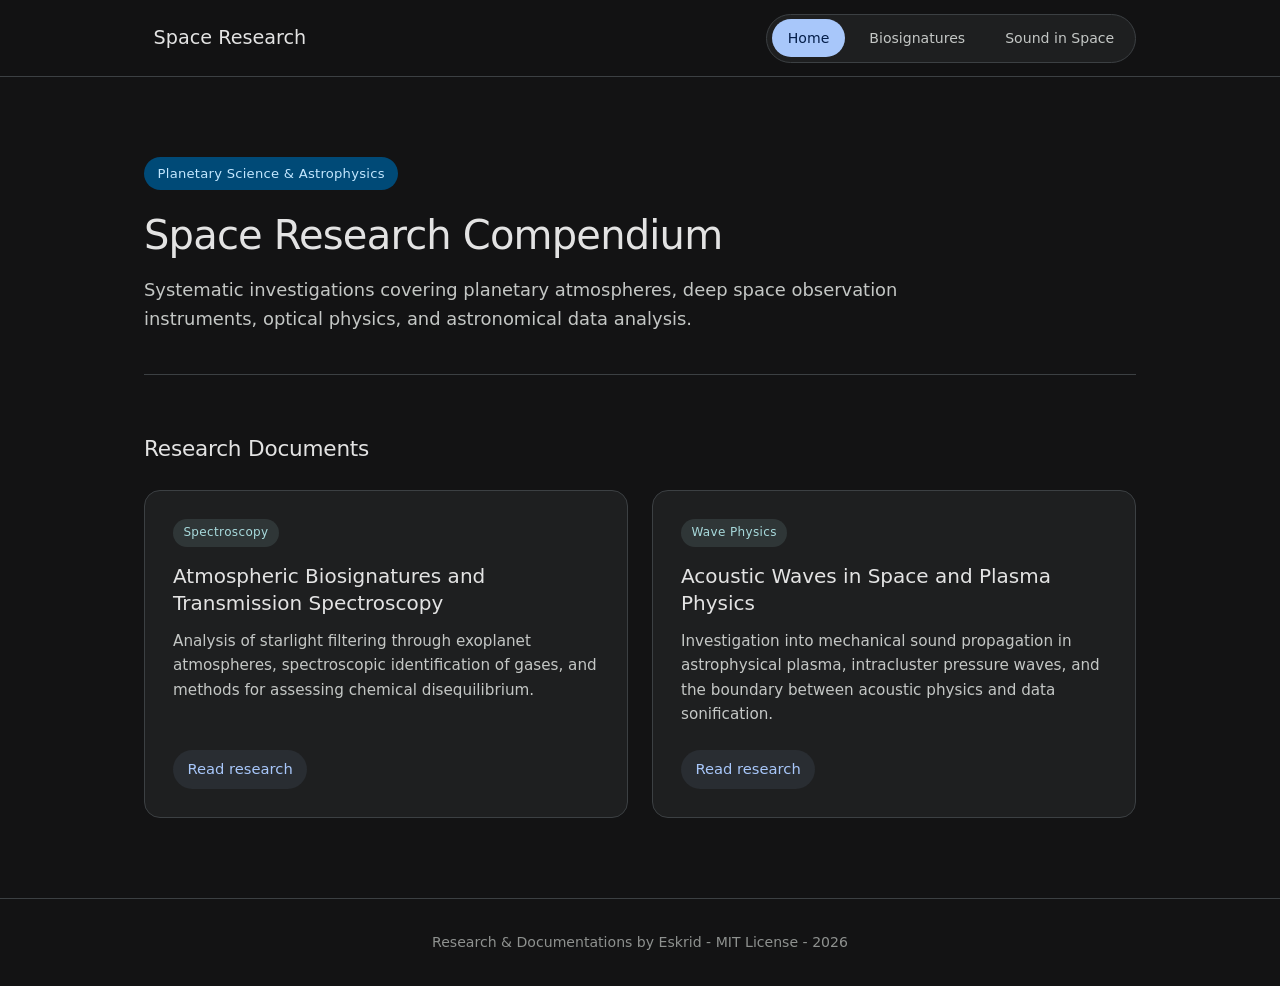
<file: index.html>
<!DOCTYPE html>
<html lang="en">
<head>
  <meta charset="UTF-8">
  <meta name="viewport" content="width=device-width, initial-scale=1.0">
  <meta name="description" content="Scientific research compendium on space telescopes, exoplanets, atmospheric physics, and planetary exploration.">
  <title>Space Research</title>
  <link rel="stylesheet" href="style.css">
</head>
<body>
  <header class="site-header">
    <div class="header-inner">
      <a href="index.html" class="brand-link" id="nav-brand">
        <span>Space Research</span>
      </a>
      <nav>
        <ul class="nav-links">
          <li><a href="index.html" class="active" id="nav-home">Home</a></li>
          <li><a href="research/atmospheric-biosignatures.html" id="nav-research-1">Biosignatures</a></li>
          <li><a href="research/sound-in-space.html" id="nav-research-2">Sound in Space</a></li>
        </ul>
      </nav>
    </div>
  </header>

  <main class="main-content">
    <section class="hero">
      <span class="hero-tag">Planetary Science & Astrophysics</span>
      <h1>Space Research Compendium</h1>
      <p>Systematic investigations covering planetary atmospheres, deep space observation instruments, optical physics, and astronomical data analysis.</p>
    </section>

    <section>
      <h2 class="section-title">Research Documents</h2>
      <div class="research-grid">
        <article class="card">
          <span class="card-badge">Spectroscopy</span>
          <h2>Atmospheric Biosignatures and Transmission Spectroscopy</h2>
          <p>Analysis of starlight filtering through exoplanet atmospheres, spectroscopic identification of gases, and methods for assessing chemical disequilibrium.</p>
          <a href="research/atmospheric-biosignatures.html" class="card-link" id="read-biosignatures">Read research</a>
        </article>

        <article class="card">
          <span class="card-badge">Wave Physics</span>
          <h2>Acoustic Waves in Space and Plasma Physics</h2>
          <p>Investigation into mechanical sound propagation in astrophysical plasma, intracluster pressure waves, and the boundary between acoustic physics and data sonification.</p>
          <a href="research/sound-in-space.html" class="card-link" id="read-sound-in-space">Read research</a>
        </article>
      </div>
    </section>
  </main>

  <footer class="site-footer">
    <p>Research & Documentations by Eskrid - MIT License - 2026</p>
  </footer>
</body>
</html>
</file>
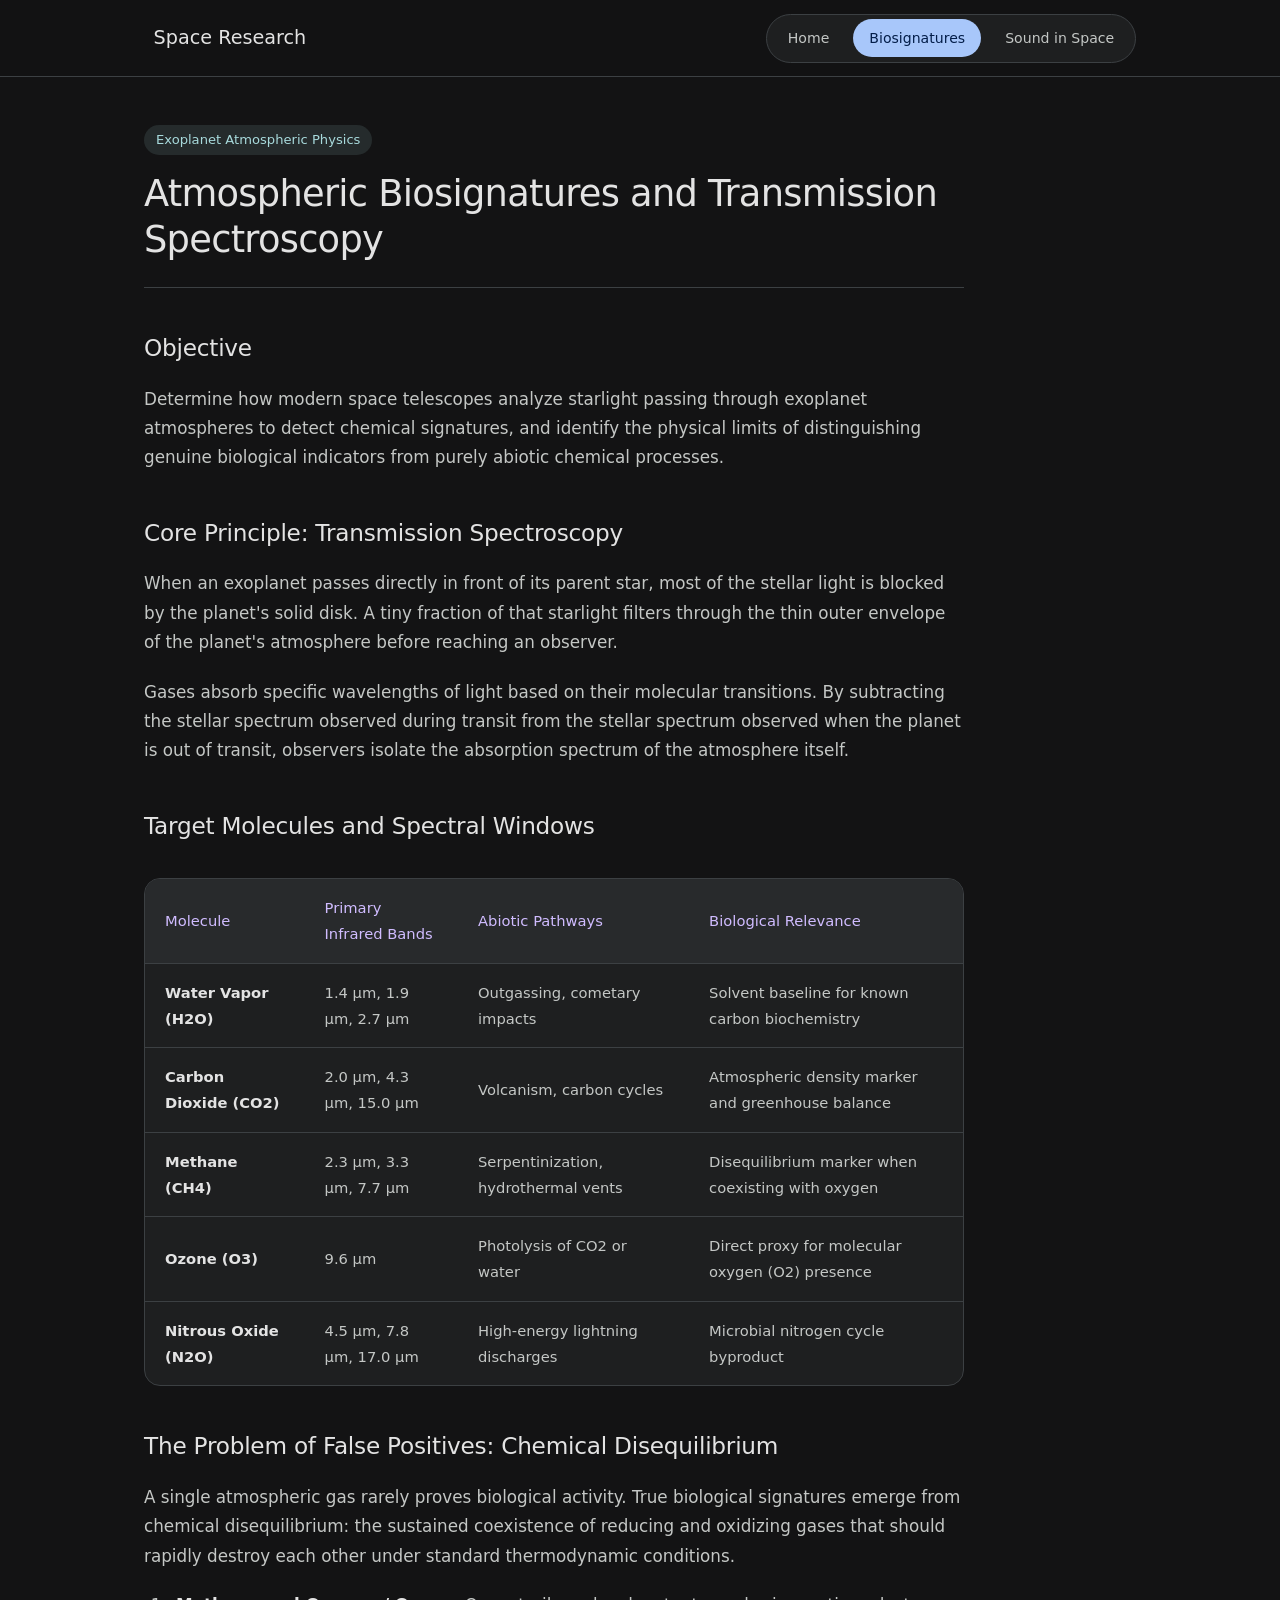
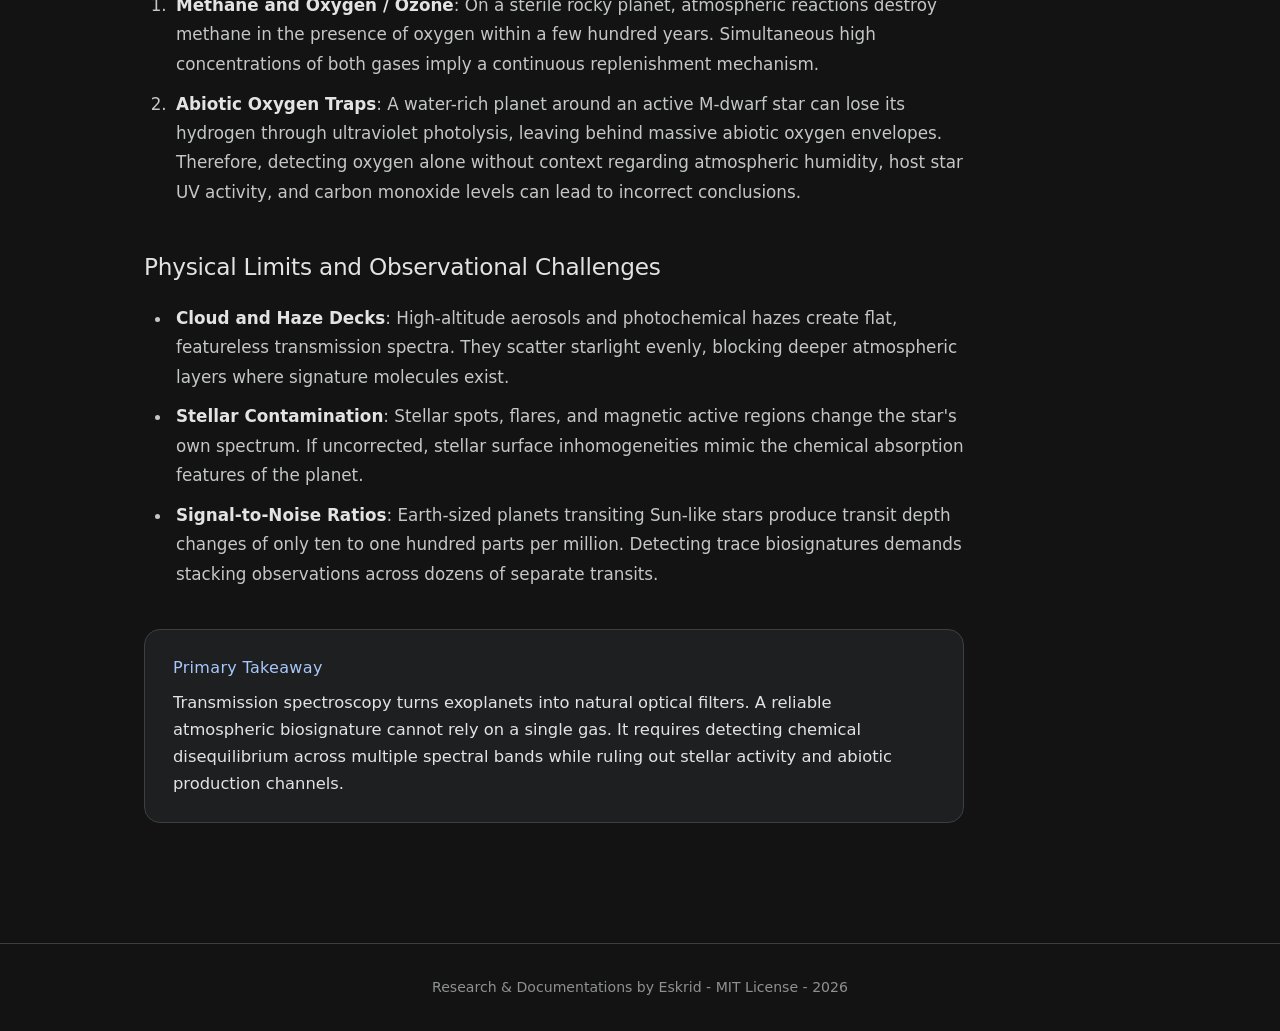
<file: research/atmospheric-biosignatures.html>
<!DOCTYPE html>
<html lang="en">
<head>
  <meta charset="UTF-8">
  <meta name="viewport" content="width=device-width, initial-scale=1.0">
  <meta name="description" content="Technical analysis of exoplanet atmospheric biosignatures and transmission spectroscopy physics.">
  <title>Atmospheric Biosignatures and Transmission Spectroscopy - Space Research</title>
  <link rel="stylesheet" href="../style.css">
</head>
<body>
  <header class="site-header">
    <div class="header-inner">
      <a href="../index.html" class="brand-link" id="nav-brand">
        <span>Space Research</span>
      </a>
      <nav>
        <ul class="nav-links">
          <li><a href="../index.html" id="nav-home">Home</a></li>
          <li><a href="atmospheric-biosignatures.html" class="active" id="nav-research-1">Biosignatures</a></li>
          <li><a href="sound-in-space.html" id="nav-research-2">Sound in Space</a></li>
        </ul>
      </nav>
    </div>
  </header>

  <main class="main-content">
    <article class="article-container">
      <header class="article-header">
        <div class="article-meta">Exoplanet Atmospheric Physics</div>
        <h1>Atmospheric Biosignatures and Transmission Spectroscopy</h1>
      </header>

      <div class="article-body">
        <h2>Objective</h2>
        <p>Determine how modern space telescopes analyze starlight passing through exoplanet atmospheres to detect chemical signatures, and identify the physical limits of distinguishing genuine biological indicators from purely abiotic chemical processes.</p>

        <h2>Core Principle: Transmission Spectroscopy</h2>
        <p>When an exoplanet passes directly in front of its parent star, most of the stellar light is blocked by the planet's solid disk. A tiny fraction of that starlight filters through the thin outer envelope of the planet's atmosphere before reaching an observer.</p>

        <p>Gases absorb specific wavelengths of light based on their molecular transitions. By subtracting the stellar spectrum observed during transit from the stellar spectrum observed when the planet is out of transit, observers isolate the absorption spectrum of the atmosphere itself.</p>

        <h2>Target Molecules and Spectral Windows</h2>
        <div class="table-wrapper">
          <table>
            <thead>
              <tr>
                <th>Molecule</th>
                <th>Primary Infrared Bands</th>
                <th>Abiotic Pathways</th>
                <th>Biological Relevance</th>
              </tr>
            </thead>
            <tbody>
              <tr>
                <td><strong>Water Vapor (H2O)</strong></td>
                <td>1.4 &mu;m, 1.9 &mu;m, 2.7 &mu;m</td>
                <td>Outgassing, cometary impacts</td>
                <td>Solvent baseline for known carbon biochemistry</td>
              </tr>
              <tr>
                <td><strong>Carbon Dioxide (CO2)</strong></td>
                <td>2.0 &mu;m, 4.3 &mu;m, 15.0 &mu;m</td>
                <td>Volcanism, carbon cycles</td>
                <td>Atmospheric density marker and greenhouse balance</td>
              </tr>
              <tr>
                <td><strong>Methane (CH4)</strong></td>
                <td>2.3 &mu;m, 3.3 &mu;m, 7.7 &mu;m</td>
                <td>Serpentinization, hydrothermal vents</td>
                <td>Disequilibrium marker when coexisting with oxygen</td>
              </tr>
              <tr>
                <td><strong>Ozone (O3)</strong></td>
                <td>9.6 &mu;m</td>
                <td>Photolysis of CO2 or water</td>
                <td>Direct proxy for molecular oxygen (O2) presence</td>
              </tr>
              <tr>
                <td><strong>Nitrous Oxide (N2O)</strong></td>
                <td>4.5 &mu;m, 7.8 &mu;m, 17.0 &mu;m</td>
                <td>High-energy lightning discharges</td>
                <td>Microbial nitrogen cycle byproduct</td>
              </tr>
            </tbody>
          </table>
        </div>

        <h2>The Problem of False Positives: Chemical Disequilibrium</h2>
        <p>A single atmospheric gas rarely proves biological activity. True biological signatures emerge from chemical disequilibrium: the sustained coexistence of reducing and oxidizing gases that should rapidly destroy each other under standard thermodynamic conditions.</p>

        <ol>
          <li><strong>Methane and Oxygen / Ozone</strong>: On a sterile rocky planet, atmospheric reactions destroy methane in the presence of oxygen within a few hundred years. Simultaneous high concentrations of both gases imply a continuous replenishment mechanism.</li>
          <li><strong>Abiotic Oxygen Traps</strong>: A water-rich planet around an active M-dwarf star can lose its hydrogen through ultraviolet photolysis, leaving behind massive abiotic oxygen envelopes. Therefore, detecting oxygen alone without context regarding atmospheric humidity, host star UV activity, and carbon monoxide levels can lead to incorrect conclusions.</li>
        </ol>

        <h2>Physical Limits and Observational Challenges</h2>
        <ul>
          <li><strong>Cloud and Haze Decks</strong>: High-altitude aerosols and photochemical hazes create flat, featureless transmission spectra. They scatter starlight evenly, blocking deeper atmospheric layers where signature molecules exist.</li>
          <li><strong>Stellar Contamination</strong>: Stellar spots, flares, and magnetic active regions change the star's own spectrum. If uncorrected, stellar surface inhomogeneities mimic the chemical absorption features of the planet.</li>
          <li><strong>Signal-to-Noise Ratios</strong>: Earth-sized planets transiting Sun-like stars produce transit depth changes of only ten to one hundred parts per million. Detecting trace biosignatures demands stacking observations across dozens of separate transits.</li>
        </ul>

        <div class="takeaway-box">
          <h3>Primary Takeaway</h3>
          <p>Transmission spectroscopy turns exoplanets into natural optical filters. A reliable atmospheric biosignature cannot rely on a single gas. It requires detecting chemical disequilibrium across multiple spectral bands while ruling out stellar activity and abiotic production channels.</p>
        </div>
      </div>
    </article>
  </main>

  <footer class="site-footer">
    <p>Research & Documentations by Eskrid - MIT License - 2026</p>
  </footer>
</body>
</html>
</file>
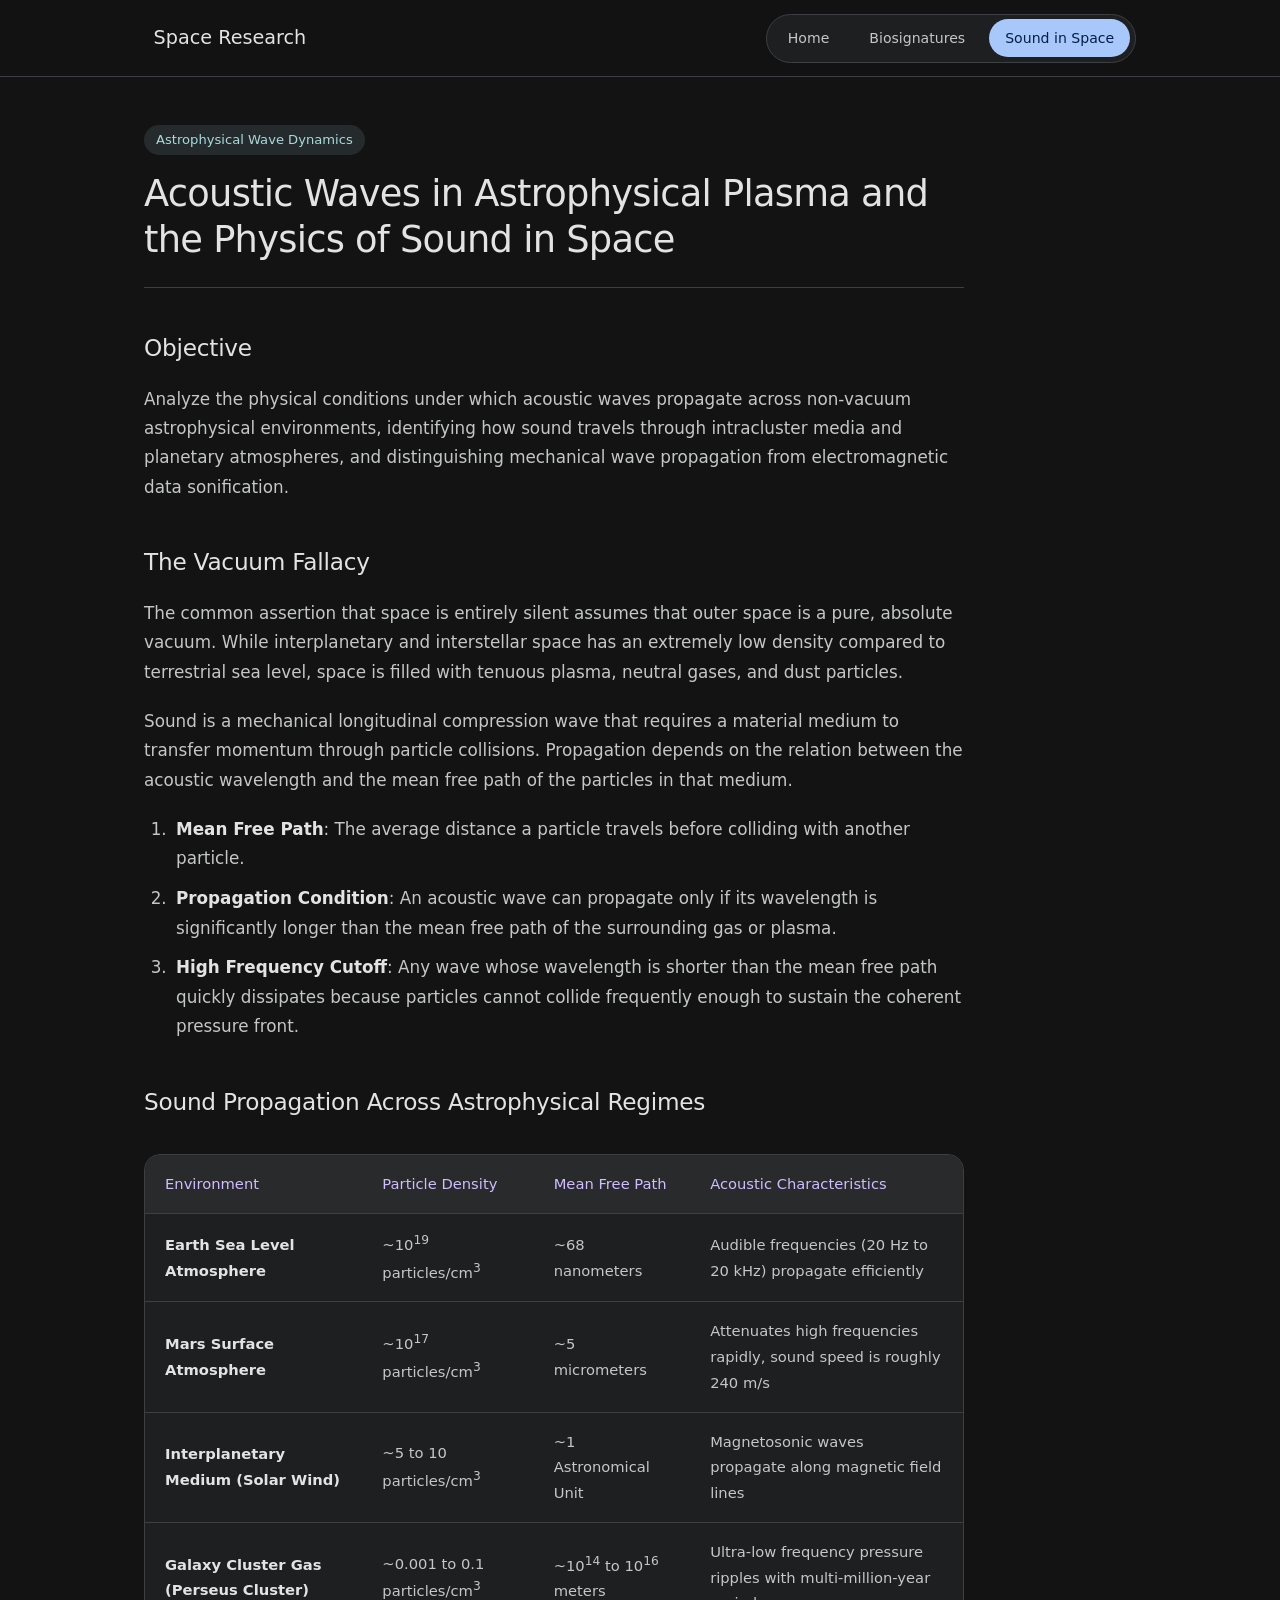
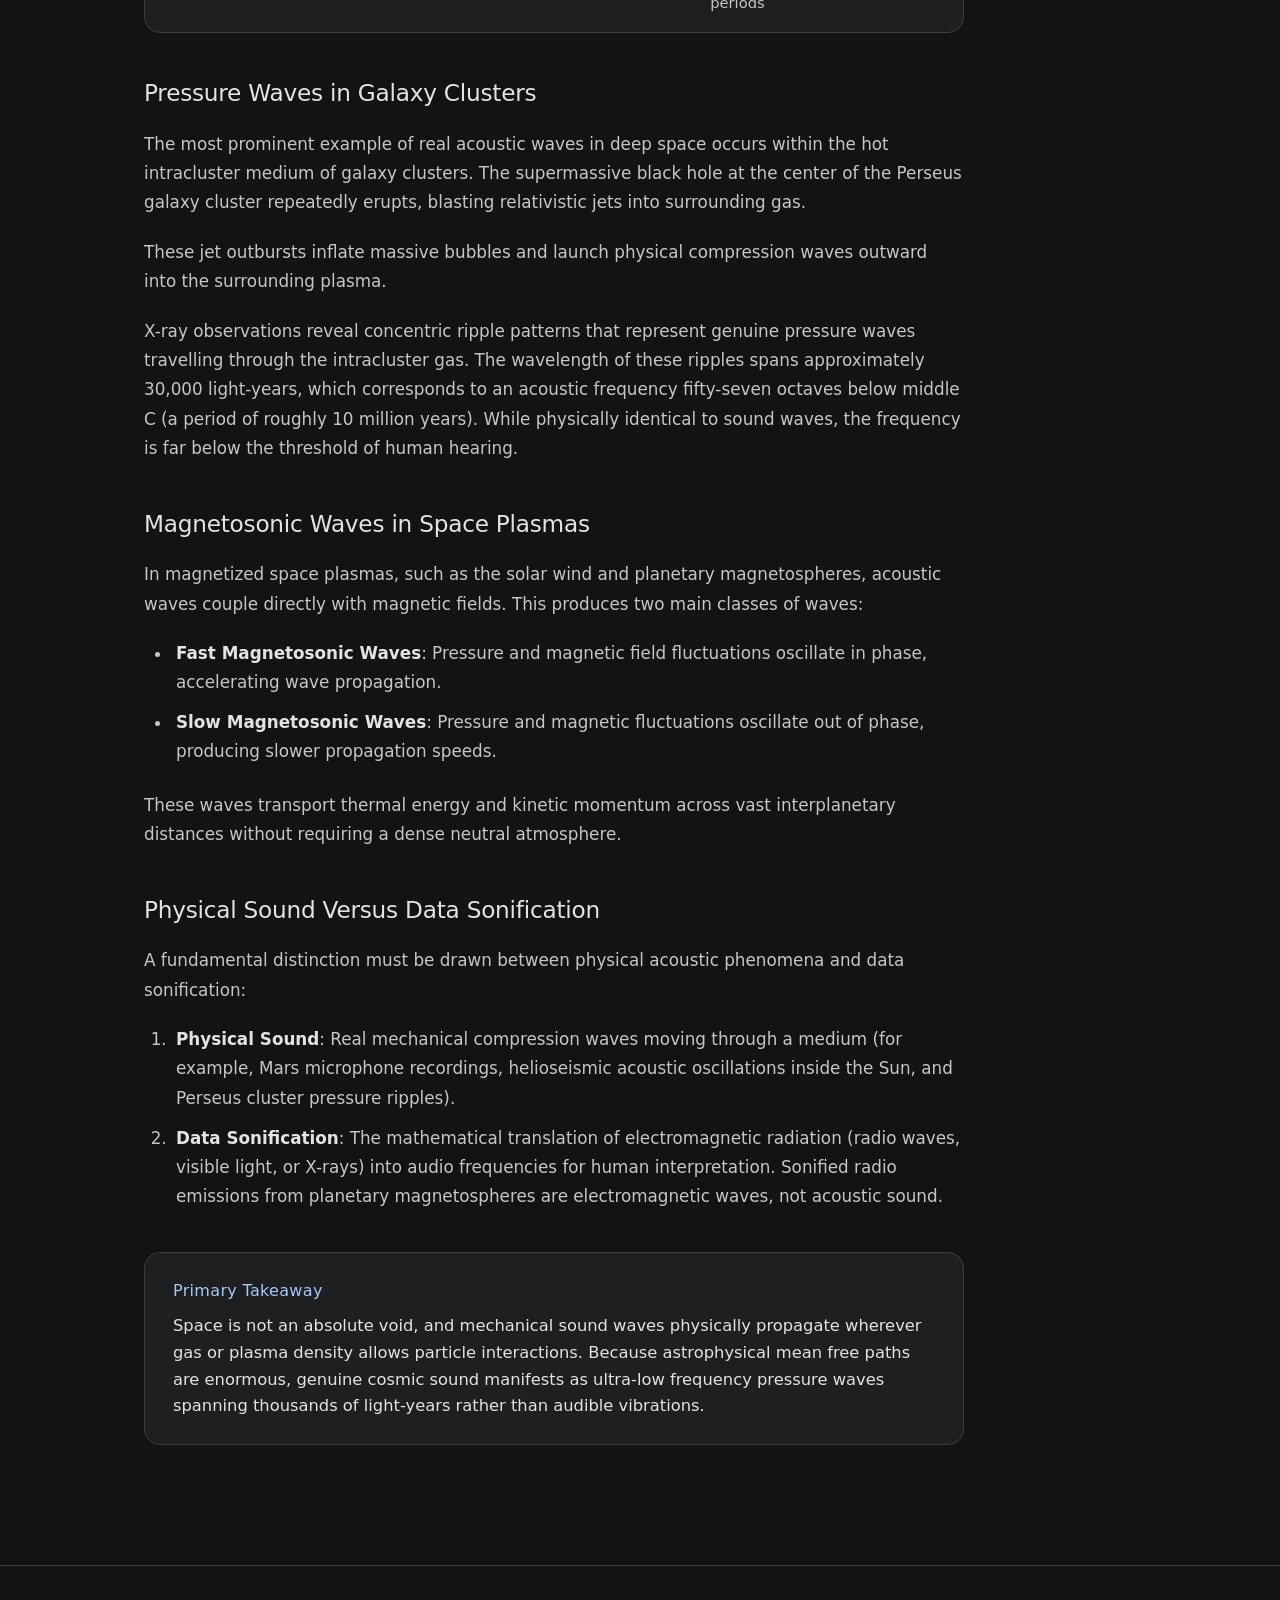
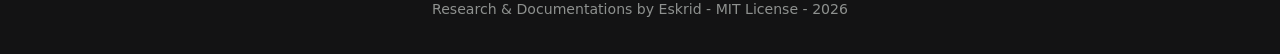
<file: research/sound-in-space.html>
<!DOCTYPE html>
<html lang="en">
<head>
  <meta charset="UTF-8">
  <meta name="viewport" content="width=device-width, initial-scale=1.0">
  <meta name="description" content="Technical analysis of acoustic waves in space plasma, intracluster medium pressure waves, and physical sound propagation.">
  <title>Acoustic Waves in Space and Plasma Physics - Space Research</title>
  <link rel="stylesheet" href="../style.css">
</head>
<body>
  <header class="site-header">
    <div class="header-inner">
      <a href="../index.html" class="brand-link" id="nav-brand">
        <span>Space Research</span>
      </a>
      <nav>
        <ul class="nav-links">
          <li><a href="../index.html" id="nav-home">Home</a></li>
          <li><a href="atmospheric-biosignatures.html" id="nav-research-1">Biosignatures</a></li>
          <li><a href="sound-in-space.html" class="active" id="nav-research-2">Sound in Space</a></li>
        </ul>
      </nav>
    </div>
  </header>

  <main class="main-content">
    <article class="article-container">
      <header class="article-header">
        <div class="article-meta">Astrophysical Wave Dynamics</div>
        <h1>Acoustic Waves in Astrophysical Plasma and the Physics of Sound in Space</h1>
      </header>

      <div class="article-body">
        <h2>Objective</h2>
        <p>Analyze the physical conditions under which acoustic waves propagate across non-vacuum astrophysical environments, identifying how sound travels through intracluster media and planetary atmospheres, and distinguishing mechanical wave propagation from electromagnetic data sonification.</p>

        <h2>The Vacuum Fallacy</h2>
        <p>The common assertion that space is entirely silent assumes that outer space is a pure, absolute vacuum. While interplanetary and interstellar space has an extremely low density compared to terrestrial sea level, space is filled with tenuous plasma, neutral gases, and dust particles.</p>

        <p>Sound is a mechanical longitudinal compression wave that requires a material medium to transfer momentum through particle collisions. Propagation depends on the relation between the acoustic wavelength and the mean free path of the particles in that medium.</p>

        <ol>
          <li><strong>Mean Free Path</strong>: The average distance a particle travels before colliding with another particle.</li>
          <li><strong>Propagation Condition</strong>: An acoustic wave can propagate only if its wavelength is significantly longer than the mean free path of the surrounding gas or plasma.</li>
          <li><strong>High Frequency Cutoff</strong>: Any wave whose wavelength is shorter than the mean free path quickly dissipates because particles cannot collide frequently enough to sustain the coherent pressure front.</li>
        </ol>

        <h2>Sound Propagation Across Astrophysical Regimes</h2>
        <div class="table-wrapper">
          <table>
            <thead>
              <tr>
                <th>Environment</th>
                <th>Particle Density</th>
                <th>Mean Free Path</th>
                <th>Acoustic Characteristics</th>
              </tr>
            </thead>
            <tbody>
              <tr>
                <td><strong>Earth Sea Level Atmosphere</strong></td>
                <td>~10<sup>19</sup> particles/cm<sup>3</sup></td>
                <td>~68 nanometers</td>
                <td>Audible frequencies (20 Hz to 20 kHz) propagate efficiently</td>
              </tr>
              <tr>
                <td><strong>Mars Surface Atmosphere</strong></td>
                <td>~10<sup>17</sup> particles/cm<sup>3</sup></td>
                <td>~5 micrometers</td>
                <td>Attenuates high frequencies rapidly, sound speed is roughly 240 m/s</td>
              </tr>
              <tr>
                <td><strong>Interplanetary Medium (Solar Wind)</strong></td>
                <td>~5 to 10 particles/cm<sup>3</sup></td>
                <td>~1 Astronomical Unit</td>
                <td>Magnetosonic waves propagate along magnetic field lines</td>
              </tr>
              <tr>
                <td><strong>Galaxy Cluster Gas (Perseus Cluster)</strong></td>
                <td>~0.001 to 0.1 particles/cm<sup>3</sup></td>
                <td>~10<sup>14</sup> to 10<sup>16</sup> meters</td>
                <td>Ultra-low frequency pressure ripples with multi-million-year periods</td>
              </tr>
            </tbody>
          </table>
        </div>

        <h2>Pressure Waves in Galaxy Clusters</h2>
        <p>The most prominent example of real acoustic waves in deep space occurs within the hot intracluster medium of galaxy clusters. The supermassive black hole at the center of the Perseus galaxy cluster repeatedly erupts, blasting relativistic jets into surrounding gas.</p>

        <p>These jet outbursts inflate massive bubbles and launch physical compression waves outward into the surrounding plasma.</p>

        <p>X-ray observations reveal concentric ripple patterns that represent genuine pressure waves travelling through the intracluster gas. The wavelength of these ripples spans approximately 30,000 light-years, which corresponds to an acoustic frequency fifty-seven octaves below middle C (a period of roughly 10 million years). While physically identical to sound waves, the frequency is far below the threshold of human hearing.</p>

        <h2>Magnetosonic Waves in Space Plasmas</h2>
        <p>In magnetized space plasmas, such as the solar wind and planetary magnetospheres, acoustic waves couple directly with magnetic fields. This produces two main classes of waves:</p>

        <ul>
          <li><strong>Fast Magnetosonic Waves</strong>: Pressure and magnetic field fluctuations oscillate in phase, accelerating wave propagation.</li>
          <li><strong>Slow Magnetosonic Waves</strong>: Pressure and magnetic fluctuations oscillate out of phase, producing slower propagation speeds.</li>
        </ul>

        <p>These waves transport thermal energy and kinetic momentum across vast interplanetary distances without requiring a dense neutral atmosphere.</p>

        <h2>Physical Sound Versus Data Sonification</h2>
        <p>A fundamental distinction must be drawn between physical acoustic phenomena and data sonification:</p>

        <ol>
          <li><strong>Physical Sound</strong>: Real mechanical compression waves moving through a medium (for example, Mars microphone recordings, helioseismic acoustic oscillations inside the Sun, and Perseus cluster pressure ripples).</li>
          <li><strong>Data Sonification</strong>: The mathematical translation of electromagnetic radiation (radio waves, visible light, or X-rays) into audio frequencies for human interpretation. Sonified radio emissions from planetary magnetospheres are electromagnetic waves, not acoustic sound.</li>
        </ol>

        <div class="takeaway-box">
          <h3>Primary Takeaway</h3>
          <p>Space is not an absolute void, and mechanical sound waves physically propagate wherever gas or plasma density allows particle interactions. Because astrophysical mean free paths are enormous, genuine cosmic sound manifests as ultra-low frequency pressure waves spanning thousands of light-years rather than audible vibrations.</p>
        </div>
      </div>
    </article>
  </main>

  <footer class="site-footer">
    <p>Research & Documentations by Eskrid - MIT License - 2026</p>
  </footer>
</body>
</html>
</file>
<file: style.css>
@import url('https://fonts.googleapis.com/css2?family=Google+Sans:ital,wght@0,400;0,500;0,700;1,400&family=Google+Sans+Text:wght@400;500&family=Roboto+Mono:wght@400;500&display=swap');

:root {
  --bg-primary: #131314;
  --bg-surface-1: #1e1f20;
  --bg-surface-2: #282a2c;
  --bg-surface-hover: #333538;
  
  --border-subtle: #3c4043;
  --border-focus: #8ab4f8;
  
  --text-primary: #e3e3e3;
  --text-secondary: #c4c7c5;
  --text-dim: #8e918f;
  
  --pastel-blue: #a8c7fa;
  --pastel-blue-hover: #c2e7ff;
  --pastel-teal: #a8dadc;
  --pastel-purple: #d0bcff;
  --pastel-peach: #ffdcc2;
  --pastel-chip-bg: #004a77;
  --pastel-chip-text: #c2e7ff;
  
  --font-display: 'Google Sans', system-ui, -apple-system, sans-serif;
  --font-text: 'Google Sans Text', 'Roboto', system-ui, -apple-system, sans-serif;
  --font-mono: 'Roboto Mono', monospace;
  
  --radius-xs: 4px;
  --radius-sm: 8px;
  --radius-md: 16px;
  --radius-lg: 24px;
  --radius-pill: 9999px;
  
  --ease-google: cubic-bezier(0.2, 0, 0, 1);
  --duration-short: 180ms;
  --duration-medium: 280ms;
}

* {
  box-sizing: border-box;
  margin: 0;
  padding: 0;
}

html {
  scroll-behavior: smooth;
}

body {
  font-family: var(--font-text);
  background-color: var(--bg-primary);
  color: var(--text-primary);
  line-height: 1.65;
  min-height: 100vh;
  display: flex;
  flex-direction: column;
  text-rendering: optimizeLegibility;
  -webkit-font-smoothing: antialiased;
}

.site-header {
  border-bottom: 1px solid var(--border-subtle);
  background: rgba(19, 19, 20, 0.92);
  backdrop-filter: blur(12px);
  position: sticky;
  top: 0;
  z-index: 100;
  transition: border-color var(--duration-short) var(--ease-google);
}

.header-inner {
  max-width: 1040px;
  margin: 0 auto;
  padding: 0.85rem 1.5rem;
  display: flex;
  align-items: center;
  justify-content: space-between;
}

.brand-link {
  color: var(--text-primary);
  text-decoration: none;
  font-family: var(--font-display);
  font-weight: 500;
  font-size: 1.2rem;
  display: inline-block;
  padding: 0.35rem 0.6rem;
  border-radius: var(--radius-sm);
  transition: background-color var(--duration-short) var(--ease-google), color var(--duration-short) var(--ease-google);
}

.brand-link:hover {
  background-color: var(--bg-surface-1);
  color: var(--pastel-blue);
}

.nav-links {
  display: flex;
  gap: 0.5rem;
  list-style: none;
  background: var(--bg-surface-1);
  padding: 0.3rem;
  border-radius: var(--radius-pill);
  border: 1px solid var(--border-subtle);
}

.nav-links a {
  color: var(--text-secondary);
  text-decoration: none;
  font-family: var(--font-display);
  font-size: 0.88rem;
  font-weight: 500;
  padding: 0.45rem 1rem;
  border-radius: var(--radius-pill);
  transition: color var(--duration-short) var(--ease-google), background-color var(--duration-short) var(--ease-google), transform var(--duration-short) var(--ease-google);
  display: inline-block;
}

.nav-links a:hover {
  color: var(--text-primary);
  background-color: var(--bg-surface-hover);
  transform: translateY(-1px);
}

.nav-links a.active {
  color: #041e49;
  background-color: var(--pastel-blue);
  font-weight: 500;
}

.nav-links a.active:hover {
  color: #041e49;
  background-color: var(--pastel-blue-hover);
}

.main-content {
  flex: 1;
  max-width: 1040px;
  width: 100%;
  margin: 0 auto;
  padding: 3rem 1.5rem 5rem 1.5rem;
  animation: fadeInContent var(--duration-medium) var(--ease-google) forwards;
}

@keyframes fadeInContent {
  from {
    opacity: 0;
    transform: translateY(6px);
  }
  to {
    opacity: 1;
    transform: translateY(0);
  }
}

.hero {
  margin-bottom: 3.5rem;
  padding: 2rem 0 2.5rem 0;
  border-bottom: 1px solid var(--border-subtle);
}

.hero-tag {
  display: inline-flex;
  align-items: center;
  font-family: var(--font-display);
  font-size: 0.82rem;
  font-weight: 500;
  color: var(--pastel-chip-text);
  background: var(--pastel-chip-bg);
  padding: 0.35rem 0.85rem;
  border-radius: var(--radius-pill);
  margin-bottom: 1.25rem;
  letter-spacing: 0.02em;
  transition: background-color var(--duration-short) var(--ease-google);
}

.hero h1 {
  font-family: var(--font-display);
  font-size: 2.5rem;
  font-weight: 500;
  line-height: 1.25;
  color: var(--text-primary);
  margin-bottom: 1rem;
  letter-spacing: -0.02em;
}

.hero p {
  font-size: 1.12rem;
  color: var(--text-secondary);
  max-width: 780px;
  line-height: 1.6;
}

.section-title {
  font-family: var(--font-display);
  font-size: 1.35rem;
  font-weight: 500;
  margin-bottom: 1.5rem;
  color: var(--text-primary);
  letter-spacing: -0.01em;
}

.research-grid {
  display: grid;
  grid-template-columns: repeat(auto-fill, minmax(320px, 1fr));
  gap: 1.5rem;
}

.card {
  background: var(--bg-surface-1);
  border: 1px solid var(--border-subtle);
  border-radius: var(--radius-md);
  padding: 1.75rem;
  display: flex;
  flex-direction: column;
  transition: transform var(--duration-medium) var(--ease-google), background-color var(--duration-short) var(--ease-google), border-color var(--duration-short) var(--ease-google);
  position: relative;
}

.card:hover {
  background: var(--bg-surface-2);
  border-color: #53575b;
  transform: translateY(-3px);
}

.card-badge {
  display: inline-block;
  align-self: flex-start;
  font-family: var(--font-display);
  font-size: 0.75rem;
  font-weight: 500;
  color: var(--pastel-teal);
  background: rgba(168, 218, 220, 0.12);
  padding: 0.25rem 0.65rem;
  border-radius: var(--radius-pill);
  letter-spacing: 0.03em;
  margin-bottom: 1rem;
  transition: background-color var(--duration-short) var(--ease-google);
}

.card h2, .card h3 {
  font-family: var(--font-display);
  font-size: 1.25rem;
  font-weight: 500;
  line-height: 1.35;
  margin-bottom: 0.75rem;
  color: var(--text-primary);
  transition: color var(--duration-short) var(--ease-google);
}

.card:hover h2 {
  color: #ffffff;
}

.card p {
  color: var(--text-secondary);
  font-size: 0.95rem;
  line-height: 1.6;
  margin-bottom: 1.5rem;
  flex: 1;
}

.card-link {
  color: var(--pastel-blue);
  text-decoration: none;
  font-family: var(--font-display);
  font-weight: 500;
  font-size: 0.92rem;
  display: inline-flex;
  align-items: center;
  gap: 0.4rem;
  margin-top: auto;
  align-self: flex-start;
  padding: 0.45rem 0.9rem;
  background: rgba(168, 199, 250, 0.08);
  border-radius: var(--radius-pill);
  transition: background-color var(--duration-short) var(--ease-google), color var(--duration-short) var(--ease-google), transform var(--duration-short) var(--ease-google);
}

.card-link:hover {
  background: rgba(168, 199, 250, 0.18);
  color: var(--pastel-blue-hover);
  transform: translateX(2px);
}

.article-container {
  max-width: 820px;
}

.article-header {
  margin-bottom: 2.5rem;
  padding-bottom: 1.5rem;
  border-bottom: 1px solid var(--border-subtle);
}

.article-meta {
  display: inline-block;
  font-family: var(--font-display);
  color: var(--pastel-teal);
  background: rgba(168, 218, 220, 0.12);
  padding: 0.25rem 0.75rem;
  border-radius: var(--radius-pill);
  font-size: 0.82rem;
  font-weight: 500;
  margin-bottom: 1rem;
}

.article-header h1 {
  font-family: var(--font-display);
  font-size: 2.3rem;
  font-weight: 500;
  line-height: 1.25;
  color: var(--text-primary);
  letter-spacing: -0.02em;
}

.article-body {
  font-size: 1.05rem;
  line-height: 1.75;
  color: var(--text-secondary);
}

.article-body h2 {
  font-family: var(--font-display);
  font-size: 1.45rem;
  font-weight: 500;
  color: var(--text-primary);
  margin: 2.5rem 0 1rem 0;
  letter-spacing: -0.01em;
}

.article-body h3 {
  font-family: var(--font-display);
  font-size: 1.15rem;
  font-weight: 500;
  color: var(--text-primary);
  margin: 1.75rem 0 0.6rem 0;
}

.article-body p {
  margin-bottom: 1.25rem;
}

.article-body ol, .article-body ul {
  margin: 1rem 0 1.5rem 1.75rem;
}

.article-body li {
  margin-bottom: 0.65rem;
  padding-left: 0.25rem;
}

.article-body strong {
  color: var(--text-primary);
  font-weight: 600;
}

.table-wrapper {
  overflow-x: auto;
  margin: 2rem 0;
  border: 1px solid var(--border-subtle);
  border-radius: var(--radius-md);
  background: var(--bg-surface-1);
  transition: border-color var(--duration-short) var(--ease-google);
}

.table-wrapper:hover {
  border-color: #53575b;
}

.article-body table {
  width: 100%;
  border-collapse: collapse;
  font-size: 0.92rem;
  text-align: left;
}

.article-body th, .article-body td {
  padding: 1rem 1.25rem;
  border-bottom: 1px solid var(--border-subtle);
  transition: background-color var(--duration-short) var(--ease-google);
}

.article-body th {
  font-family: var(--font-display);
  color: var(--pastel-purple);
  font-weight: 500;
  background: var(--bg-surface-2);
}

.article-body tr:last-child td {
  border-bottom: none;
}

.article-body tr:hover td {
  background: rgba(255, 255, 255, 0.03);
}

.takeaway-box {
  background: var(--bg-surface-1);
  border: 1px solid var(--border-subtle);
  border-radius: var(--radius-md);
  padding: 1.5rem 1.75rem;
  margin: 2.5rem 0;
  transition: background-color var(--duration-short) var(--ease-google), border-color var(--duration-short) var(--ease-google);
}

.takeaway-box:hover {
  background: var(--bg-surface-2);
  border-color: #53575b;
}

.takeaway-box h3 {
  font-family: var(--font-display);
  color: var(--pastel-blue);
  font-size: 1rem;
  font-weight: 500;
  margin-top: 0;
  margin-bottom: 0.5rem;
  letter-spacing: 0.02em;
}

.takeaway-box p {
  color: var(--text-primary);
  margin-bottom: 0;
  font-size: 1.02rem;
  line-height: 1.65;
}

.site-footer {
  border-top: 1px solid var(--border-subtle);
  padding: 2rem 1.5rem;
  text-align: center;
  font-family: var(--font-display);
  font-size: 0.88rem;
  color: var(--text-dim);
  background: var(--bg-primary);
}

@media (max-width: 768px) {
  .header-inner {
    flex-direction: column;
    gap: 1rem;
  }
  .hero h1 {
    font-size: 1.9rem;
  }
  .article-header h1 {
    font-size: 1.75rem;
  }
  .research-grid {
    grid-template-columns: 1fr;
  }
  .table-wrapper {
    border-radius: var(--radius-sm);
  }
}
</file>
